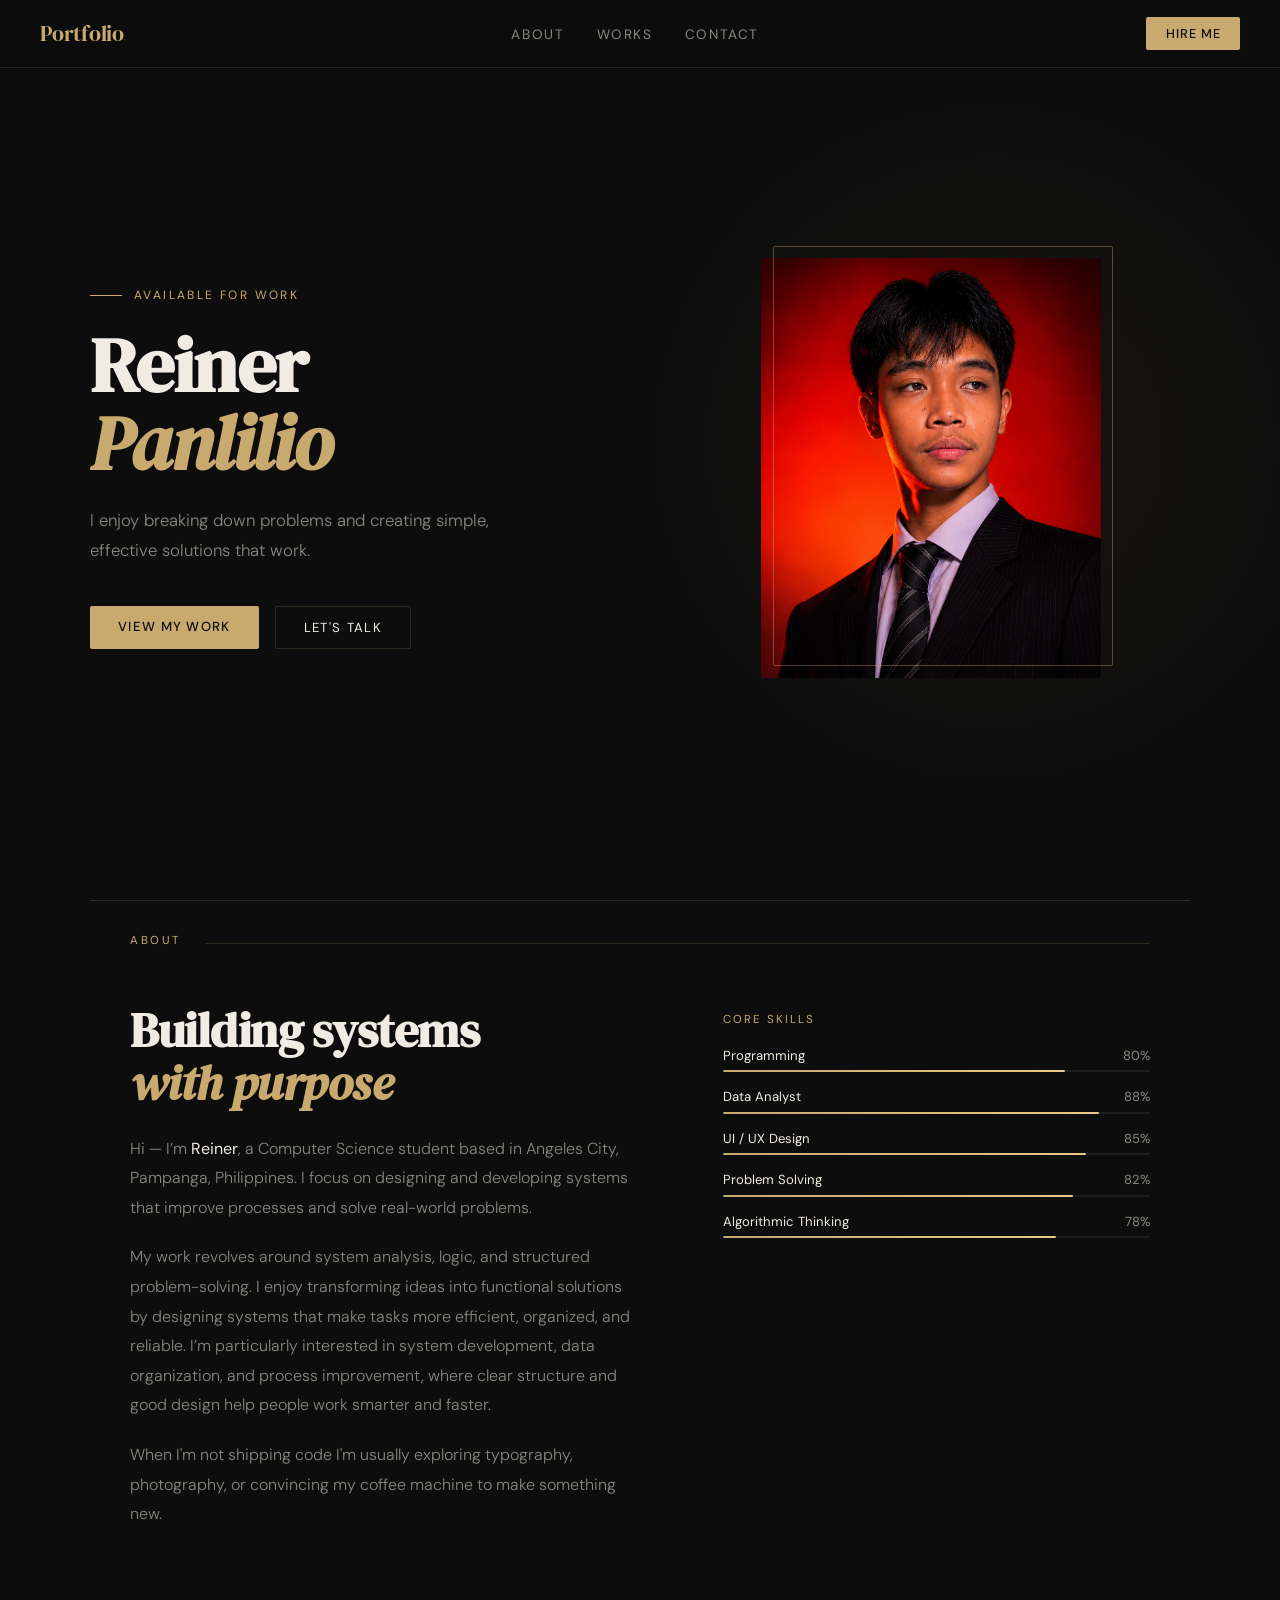
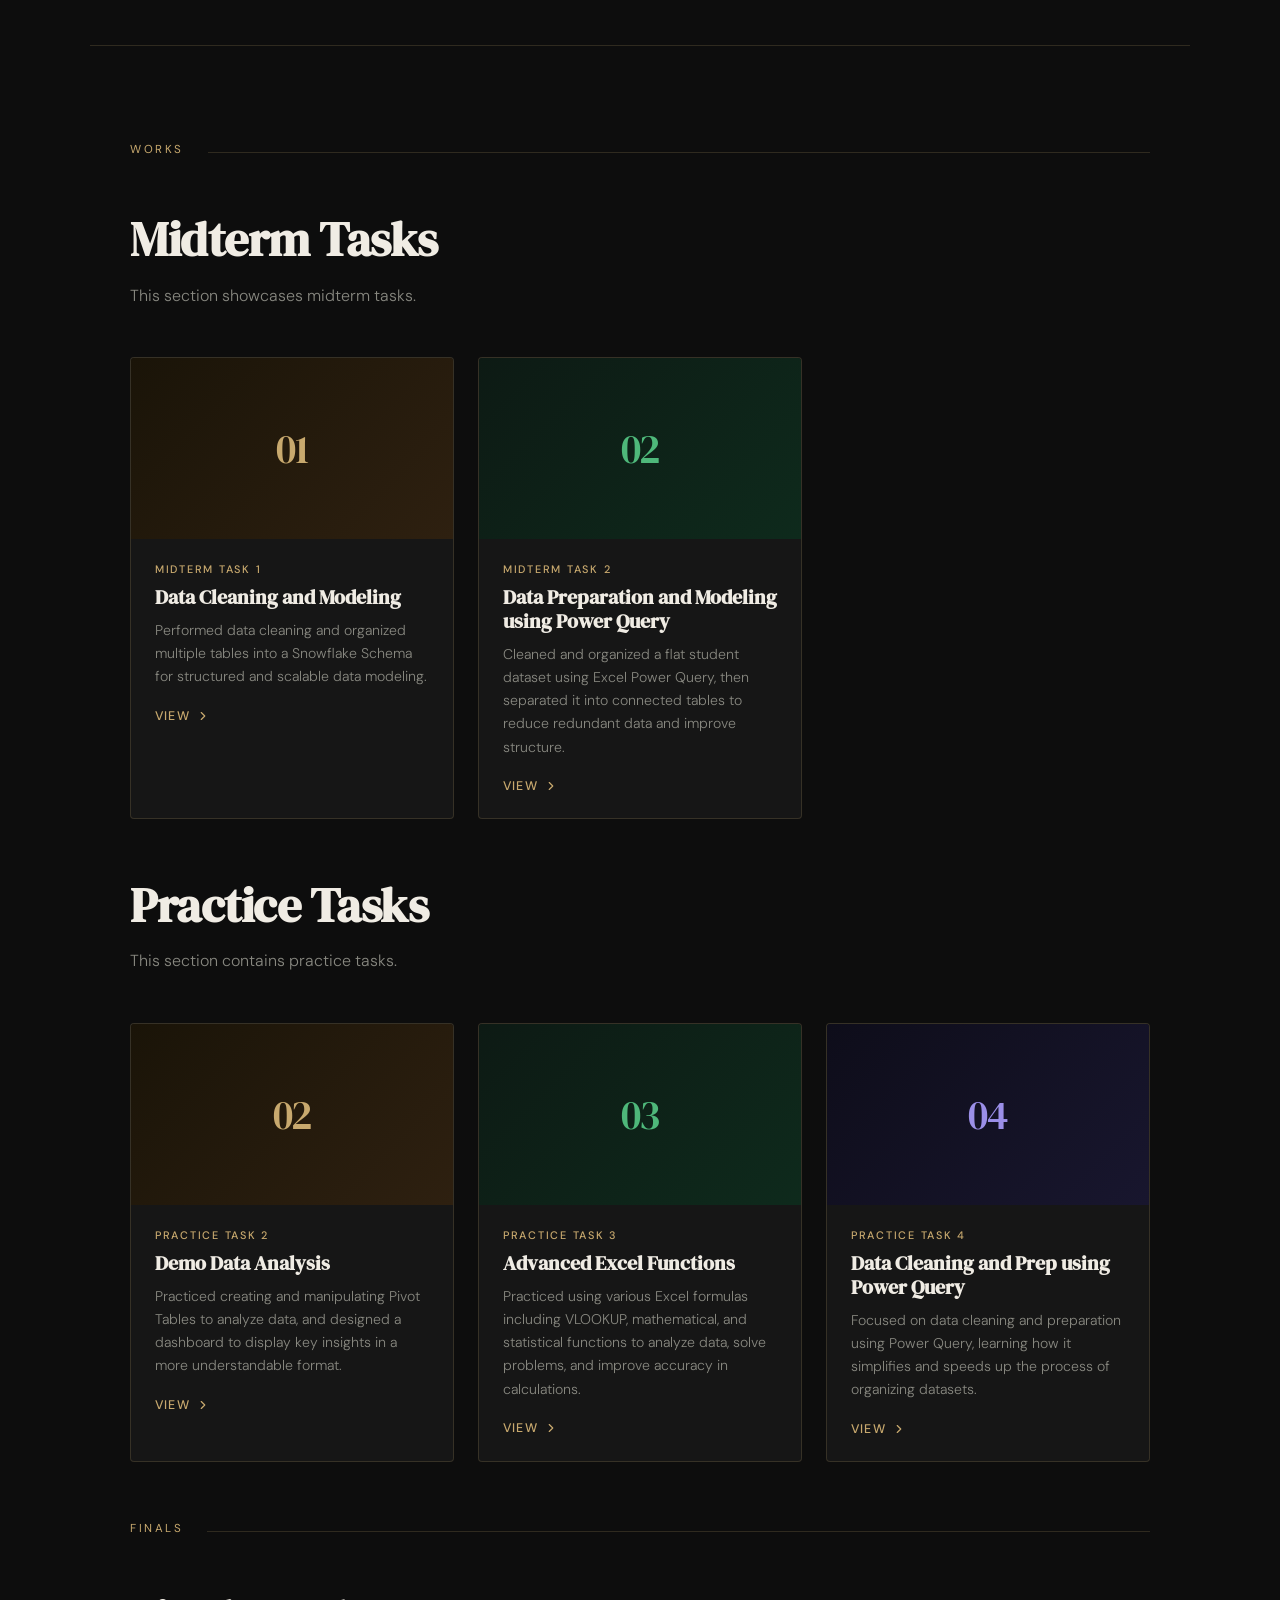
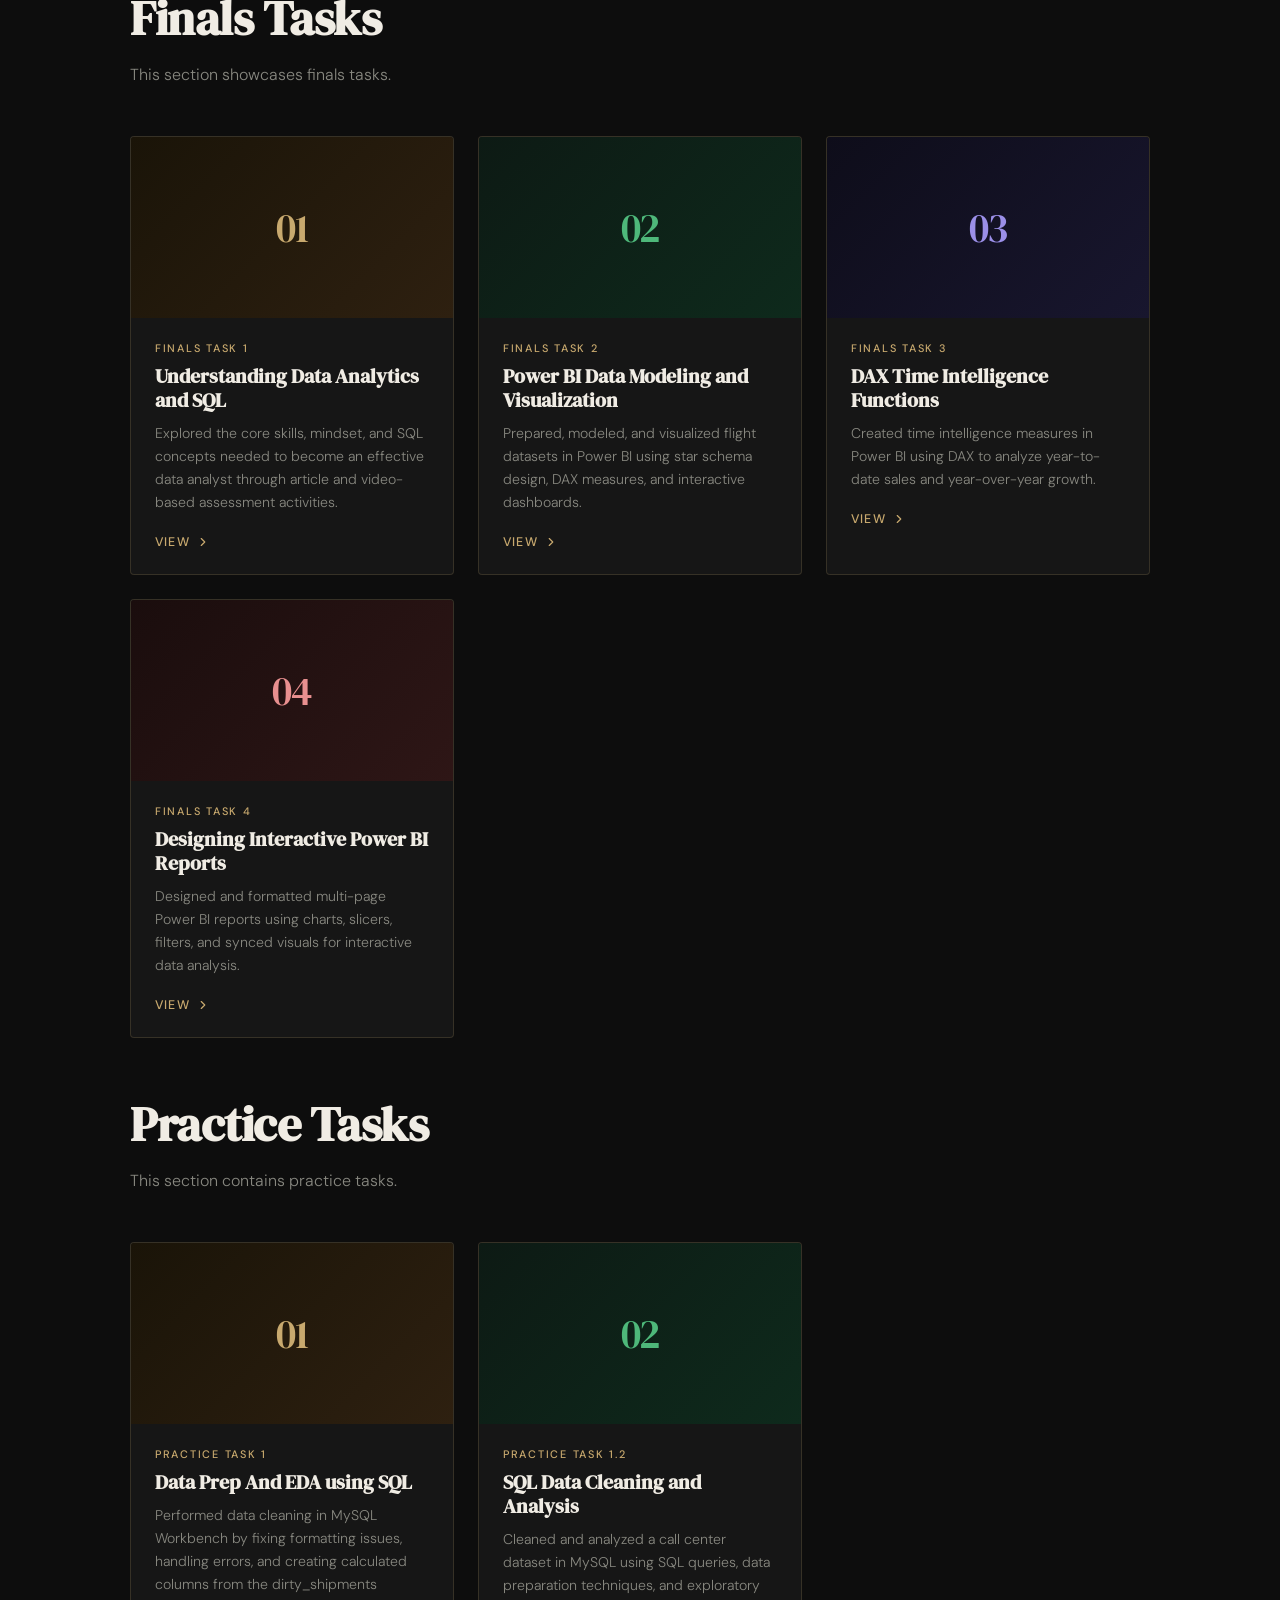
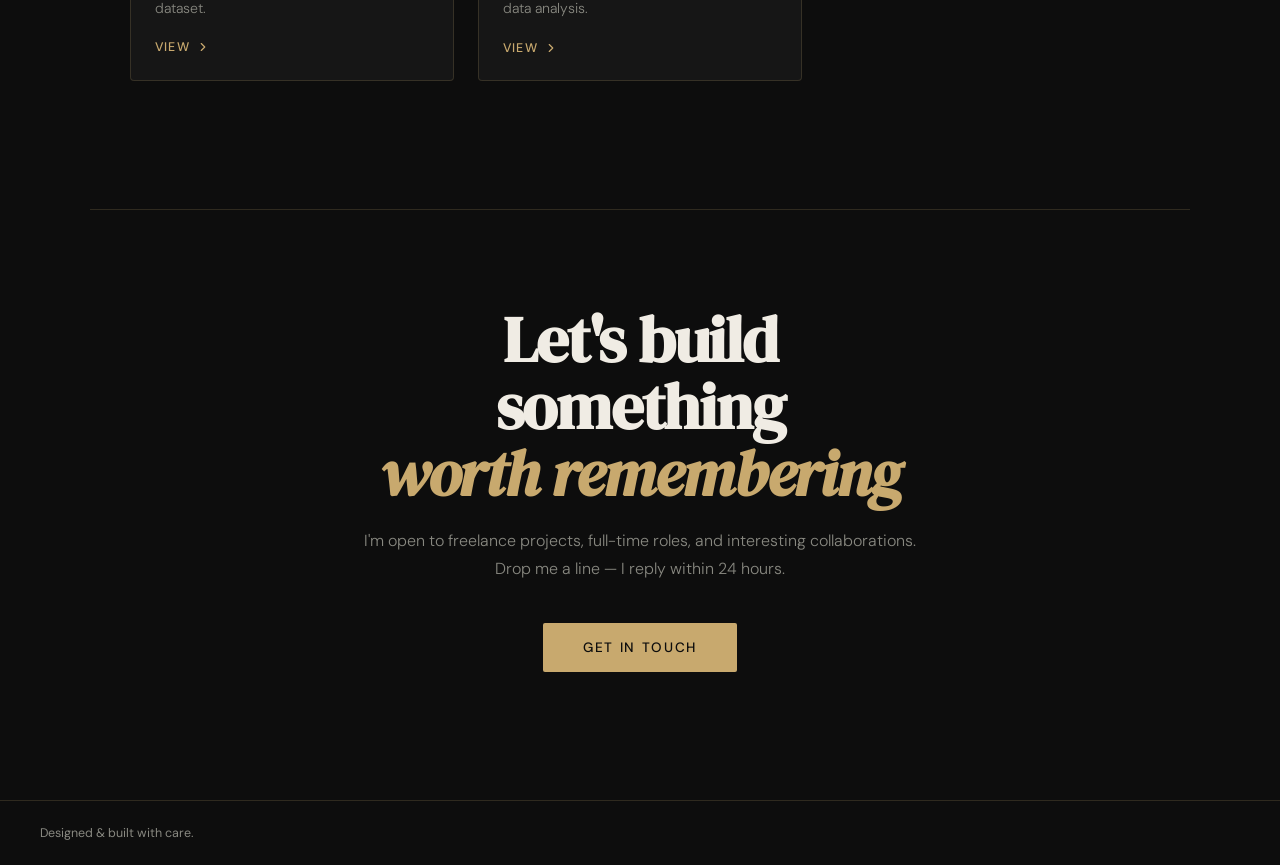
<file: index.html>
<!DOCTYPE html>
<html lang="en">
<head>
<meta charset="UTF-8" />
<meta name="viewport" content="width=device-width, initial-scale=1.0" />
<title>Portfolio — Reiner Panlilio</title>
<link rel="preconnect" href="https://fonts.googleapis.com" />
<link rel="preconnect" href="https://fonts.gstatic.com" crossorigin />
<link href="https://fonts.googleapis.com/css2?family=DM+Serif+Display:ital@0;1&family=DM+Sans:ital,opsz,wght@0,9..40,300;0,9..40,400;0,9..40,500;1,9..40,300&display=swap" rel="stylesheet" />
  <style>
    *, *::before, *::after { box-sizing: border-box; margin: 0; padding: 0; }

    :root {
      --bg: #0d0d0d;
      --bg2: #141414;
      --bg3: #1c1c1c;
      --text: #f0ece4;
      --muted: #888880;
      --accent: #c8a96e;
      --accent2: #e8c98a;
      --border: rgba(200,169,110,0.18);
      --card-bg: #161616;
      --nav-h: 68px;
    }

    html { scroll-behavior: smooth; }

    body {
      font-family: 'DM Sans', sans-serif;
      background: var(--bg);
      color: var(--text);
      min-height: 100vh;
      overflow-x: hidden;
    }

    /* ── NAV ── */
    nav {
      position: fixed;
      top: 0; left: 0; right: 0;
      z-index: 100;
      height: var(--nav-h);
      display: flex;
      align-items: center;
      justify-content: space-between;
      padding: 0 2.5rem;
      background: rgba(13,13,13,0.85);
      backdrop-filter: blur(14px);
      -webkit-backdrop-filter: blur(14px);
      border-bottom: 1px solid var(--border);
    }

    .nav-logo {
      font-family: 'DM Serif Display', serif;
      font-size: 1.35rem;
      color: var(--accent);
      letter-spacing: -0.01em;
      text-decoration: none;
    }

    .nav-links {
      display: flex;
      gap: 2rem;
      list-style: none;
    }

    .nav-links a {
      font-size: 0.85rem;
      font-weight: 400;
      letter-spacing: 0.12em;
      text-transform: uppercase;
      color: var(--muted);
      text-decoration: none;
      transition: color 0.25s;
    }

    .nav-links a:hover { color: var(--text); }

    .nav-cta {
      font-size: 0.8rem;
      font-weight: 500;
      letter-spacing: 0.08em;
      text-transform: uppercase;
      color: var(--bg);
      background: var(--accent);
      border: none;
      padding: 0.5rem 1.2rem;
      border-radius: 2px;
      cursor: pointer;
      text-decoration: none;
      transition: background 0.2s;
    }

    .nav-cta:hover { background: var(--accent2); }

    /* ── HERO ── */
    .hero {
      min-height: 100vh;
      display: flex;
      align-items: center;
      position: relative;
      padding: calc(var(--nav-h) + 4rem) 2.5rem 6rem;
      overflow: hidden;
    }

    .hero::before {
      content: '';
      position: absolute;
      top: 10%; right: -5%;
      width: 55vw; height: 55vw;
      max-width: 800px; max-height: 800px;
      background: radial-gradient(ellipse, rgba(200,169,110,0.06) 0%, transparent 70%);
      pointer-events: none;
    }

    .hero-grid {
      display: grid;
      grid-template-columns: 1fr 1fr;
      gap: 4rem;
      align-items: center;
      max-width: 1100px;
      margin: 0 auto;
      width: 100%;
    }

    .hero-eyebrow {
      font-size: 0.75rem;
      font-weight: 400;
      letter-spacing: 0.2em;
      text-transform: uppercase;
      color: var(--accent);
      margin-bottom: 1.5rem;
      display: flex;
      align-items: center;
      gap: 0.75rem;
    }

    .hero-eyebrow::before {
      content: '';
      display: block;
      width: 32px;
      height: 1px;
      background: var(--accent);
    }

    .hero-name {
      font-family: 'DM Serif Display', serif;
      font-size: clamp(3.5rem, 6vw, 5.5rem);
      line-height: 1.0;
      letter-spacing: -0.02em;
      margin-bottom: 1.5rem;
      color: var(--text);
    }

    .hero-name em {
      font-style: italic;
      color: var(--accent);
    }

    .hero-bio {
      font-size: 1.05rem;
      font-weight: 300;
      line-height: 1.8;
      color: var(--muted);
      max-width: 440px;
      margin-bottom: 2.5rem;
    }

    .hero-actions {
      display: flex;
      gap: 1rem;
      flex-wrap: wrap;
    }

    .btn-primary {
      background: var(--accent);
      color: var(--bg);
      font-size: 0.82rem;
      font-weight: 500;
      letter-spacing: 0.1em;
      text-transform: uppercase;
      padding: 0.75rem 1.75rem;
      border-radius: 2px;
      text-decoration: none;
      transition: background 0.2s, transform 0.15s;
    }

    .btn-primary:hover { background: var(--accent2); transform: translateY(-1px); }

    .btn-ghost {
      color: var(--text);
      font-size: 0.82rem;
      font-weight: 400;
      letter-spacing: 0.1em;
      text-transform: uppercase;
      padding: 0.75rem 1.75rem;
      border-radius: 2px;
      border: 1px solid var(--border);
      text-decoration: none;
      transition: border-color 0.2s, transform 0.15s;
    }

    .btn-ghost:hover { border-color: var(--accent); transform: translateY(-1px); }

    /* ── HERO IMAGE ── */
    .hero-image-wrap {
      position: relative;
      display: flex;
      justify-content: center;
      align-items: center;
    }

    .hero-image-frame {
      position: relative;
      width: 340px;
      height: 420px;
    }

    .hero-image-frame::before {
      content: '';
      position: absolute;
      top: -12px; right: -12px;
      width: 100%; height: 100%;
      border: 1px solid var(--accent);
      border-radius: 2px;
      opacity: 0.4;
      pointer-events: none;
    }

    .hero-img {
      width: 340px;
      height: 420px;
      object-fit: cover;
      border-radius: 2px;
      display: block;
      background: var(--bg3);
    }

    /* Placeholder avatar when no real image */
    .avatar-placeholder {
      width: 340px;
      height: 420px;
      background: var(--bg3);
      border-radius: 2px;
      display: flex;
      flex-direction: column;
      align-items: center;
      justify-content: center;
      gap: 1rem;
      border: 1px solid var(--border);
    }

    .avatar-initials {
      font-family: 'DM Serif Display', serif;
      font-size: 5rem;
      color: var(--accent);
      opacity: 0.6;
    }

    .avatar-label {
      font-size: 0.75rem;
      letter-spacing: 0.15em;
      text-transform: uppercase;
      color: var(--muted);
    }

    /* ── STATS BAR ── */
    .stats-bar {
      display: flex;
      gap: 2.5rem;
      margin-top: 1.5rem;
      padding-top: 1.5rem;
      border-top: 1px solid var(--border);
    }

    .stat-item { line-height: 1; }

    .stat-number {
      font-family: 'DM Serif Display', serif;
      font-size: 1.8rem;
      color: var(--accent);
    }

    .stat-label {
      font-size: 0.75rem;
      color: var(--muted);
      letter-spacing: 0.08em;
      margin-top: 4px;
    }

    /* ── SECTION COMMON ── */
    section {
      padding: 6rem 2.5rem;
      max-width: 1100px;
      margin: 0 auto;
    }

    .section-header {
      margin-bottom: 3.5rem;
      display: flex;
      align-items: baseline;
      gap: 1.5rem;
    }

    .section-label {
      font-size: 0.72rem;
      font-weight: 400;
      letter-spacing: 0.22em;
      text-transform: uppercase;
      color: var(--accent);
      white-space: nowrap;
    }

    .section-line {
      flex: 1;
      height: 1px;
      background: var(--border);
    }

    .section-title {
      font-family: 'DM Serif Display', serif;
      font-size: clamp(2rem, 4vw, 3rem);
      line-height: 1.1;
      letter-spacing: -0.01em;
      margin-bottom: 1rem;
    }

    .section-sub {
      font-size: 1rem;
      font-weight: 300;
      color: var(--muted);
      line-height: 1.7;
      max-width: 520px;
    }

    /* ── ABOUT ── */
    #about { padding-top: 2rem; }

    .about-grid {
      display: grid;
      grid-template-columns: 1.2fr 1fr;
      gap: 5rem;
      align-items: start;
    }

    .about-text p {
      font-size: 1rem;
      font-weight: 300;
      line-height: 1.85;
      color: var(--muted);
      margin-bottom: 1.25rem;
    }

    .about-text p strong {
      color: var(--text);
      font-weight: 400;
    }

    .skills-wrap { margin-top: 0.5rem; }

    .skills-title {
      font-size: 0.72rem;
      letter-spacing: 0.18em;
      text-transform: uppercase;
      color: var(--accent);
      margin-bottom: 1.25rem;
    }

    .skills-grid {
      display: flex;
      flex-direction: column;
      gap: 1rem;
    }

    .skill-row { display: flex; flex-direction: column; gap: 0.4rem; }

    .skill-info {
      display: flex;
      justify-content: space-between;
      font-size: 0.82rem;
    }

    .skill-name { color: var(--text); }
    .skill-pct { color: var(--muted); }

    .skill-bar-track {
      height: 2px;
      background: rgba(255,255,255,0.07);
      border-radius: 2px;
      overflow: hidden;
    }

    .skill-bar-fill {
      height: 100%;
      background: linear-gradient(90deg, var(--accent), var(--accent2));
      border-radius: 2px;
      transform-origin: left;
      animation: barIn 1s ease forwards;
      transform: scaleX(0);
    }

    @keyframes barIn { to { transform: scaleX(1); } }

    /* ── WORKS / CARDS ── */
    #works { padding-bottom: 8rem; }

    .works-intro { margin-bottom: 3rem; }

    .cards-grid {
      display: grid;
      grid-template-columns: repeat(auto-fill, minmax(300px, 1fr));
      gap: 1.5rem;
    }

    /* Interactive floating card */
    .work-card {
      background: var(--card-bg);
      border: 1px solid var(--border);
      border-radius: 4px;
      overflow: hidden;
      text-decoration: none;
      display: block;
      cursor: pointer;
      transition:
        transform 0.35s cubic-bezier(0.23, 1, 0.32, 1),
        box-shadow 0.35s cubic-bezier(0.23, 1, 0.32, 1),
        border-color 0.25s;
      will-change: transform;
      position: relative;
    }

    .work-card:hover {
      transform: translateY(-10px) scale(1.015);
      box-shadow:
        0 20px 60px rgba(0,0,0,0.55),
        0 0 0 1px rgba(200,169,110,0.35),
        0 8px 24px rgba(200,169,110,0.08);
      border-color: rgba(200,169,110,0.45);
    }

    .work-card::after {
      content: '';
      position: absolute;
      inset: 0;
      background: linear-gradient(135deg, rgba(200,169,110,0.05) 0%, transparent 60%);
      opacity: 0;
      transition: opacity 0.35s;
      pointer-events: none;
    }

    .work-card:hover::after { opacity: 1; }

    .card-thumb {
      width: 100%;
      aspect-ratio: 16 / 9;
      object-fit: cover;
      display: block;
      background: var(--bg3);
    }

    /* Color-coded thumb fallback */
    .card-thumb-placeholder {
      width: 100%;
      aspect-ratio: 16 / 9;
      display: flex;
      align-items: center;
      justify-content: center;
      font-family: 'DM Serif Display', serif;
      font-size: 2.5rem;
      letter-spacing: -0.03em;
    }

    .card-body { padding: 1.4rem 1.5rem 1.5rem; }

    .card-tag {
      font-size: 0.68rem;
      font-weight: 500;
      letter-spacing: 0.16em;
      text-transform: uppercase;
      color: var(--accent);
      margin-bottom: 0.6rem;
      display: block;
    }

    .card-title {
      font-family: 'DM Serif Display', serif;
      font-size: 1.25rem;
      color: var(--text);
      margin-bottom: 0.6rem;
      line-height: 1.2;
    }

    .card-desc {
      font-size: 0.88rem;
      font-weight: 300;
      line-height: 1.65;
      color: var(--muted);
      margin-bottom: 1.2rem;
    }

    .card-link {
      font-size: 0.78rem;
      font-weight: 500;
      letter-spacing: 0.1em;
      text-transform: uppercase;
      color: var(--accent);
      display: flex;
      align-items: center;
      gap: 0.4rem;
      transition: gap 0.2s;
    }

    .work-card:hover .card-link { gap: 0.75rem; }

    .card-link-arrow {
      width: 14px;
      height: 14px;
      stroke: currentColor;
      fill: none;
      stroke-width: 2;
      stroke-linecap: round;
      stroke-linejoin: round;
      transition: transform 0.2s;
    }

    .work-card:hover .card-link-arrow { transform: translateX(3px); }

    /* ── CONTACT ── */
    #contact {
      padding: 6rem 2.5rem 8rem;
      max-width: 1100px;
      margin: 0 auto;
      text-align: center;
    }

    .contact-inner {
      max-width: 560px;
      margin: 0 auto;
    }

    .contact-title {
      font-family: 'DM Serif Display', serif;
      font-size: clamp(2.2rem, 5vw, 4rem);
      line-height: 1.05;
      letter-spacing: -0.02em;
      margin-bottom: 1.25rem;
    }

    .contact-title em {
      font-style: italic;
      color: var(--accent);
    }

    .contact-text {
      font-size: 1rem;
      font-weight: 300;
      line-height: 1.75;
      color: var(--muted);
      margin-bottom: 2.5rem;
    }

    .contact-btn {
      display: inline-block;
      background: var(--accent);
      color: var(--bg);
      font-size: 0.85rem;
      font-weight: 500;
      letter-spacing: 0.12em;
      text-transform: uppercase;
      padding: 1rem 2.5rem;
      border-radius: 2px;
      text-decoration: none;
      transition: background 0.2s, transform 0.15s;
    }

    .contact-btn:hover { background: var(--accent2); transform: translateY(-2px); }

    .social-row {
      display: flex;
      justify-content: center;
      gap: 1.5rem;
      margin-top: 2.5rem;
    }

    .social-link {
      font-size: 0.75rem;
      font-weight: 400;
      letter-spacing: 0.15em;
      text-transform: uppercase;
      color: var(--muted);
      text-decoration: none;
      padding-bottom: 2px;
      border-bottom: 1px solid transparent;
      transition: color 0.2s, border-color 0.2s;
    }

    .social-link:hover { color: var(--accent); border-color: var(--accent); }

    /* ── FOOTER ── */
    footer {
      border-top: 1px solid var(--border);
      padding: 1.5rem 2.5rem;
      display: flex;
      justify-content: space-between;
      align-items: center;
      color: var(--muted);
      font-size: 0.78rem;
    }

    /* ── DECORATIVE ── */
    .divider {
      width: 100%;
      max-width: 1100px;
      margin: 0 auto;
      height: 1px;
      background: var(--border);
    }

    /* ── ANIMATIONS ── */
    .fade-up {
      opacity: 0;
      transform: translateY(28px);
      transition: opacity 0.7s ease, transform 0.7s ease;
    }

    .fade-up.visible {
      opacity: 1;
      transform: translateY(0);
    }

    /* Stagger delays */
    .delay-1 { transition-delay: 0.1s; }
    .delay-2 { transition-delay: 0.2s; }
    .delay-3 { transition-delay: 0.3s; }
    .delay-4 { transition-delay: 0.4s; }

    /* ── RESPONSIVE ── */
    @media (max-width: 820px) {
      .hero-grid { grid-template-columns: 1fr; }
      .hero-image-wrap { display: none; }
      .about-grid { grid-template-columns: 1fr; gap: 2.5rem; }
      .nav-links { display: none; }
    }

    @media (max-width: 540px) {
      nav { padding: 0 1.25rem; }
      .hero, section, #contact { padding-left: 1.25rem; padding-right: 1.25rem; }
      footer { flex-direction: column; gap: 0.5rem; text-align: center; }
    }
  </style>
</head>
<body>

<!-- ── NAV ── -->
<nav>
  <a href="#hero" class="nav-logo">Portfolio</a>
  <ul class="nav-links">
    <li><a href="#about">About</a></li>
    <li><a href="#works">Works</a></li>
    <li><a href="#contact">Contact</a></li>
  </ul>
  <a href="https://mail.google.com/mail/?view=cm&fs=1&to=markreinerpanlilio@gmail.com&su=Job%20Oppurtunity&body=Hi,%20I%20want%20to%20work%20with%20you!" class="nav-cta">Hire Me</a>
</nav>

<!-- ── HERO ── -->
<div id="hero" class="hero">
  <div class="hero-grid">
    <div class="hero-left">
      <p class="hero-eyebrow fade-up visible">Available for work</p>
      <h1 class="hero-name fade-up visible delay-1">Reiner<br /><em>Panlilio</em></h1>
      <p class="hero-bio fade-up visible delay-2">
        I enjoy breaking down problems and creating simple, effective solutions that work.
      </p>
      <div class="hero-actions fade-up visible delay-3">
        <a href="#works" class="btn-primary">View My Work</a>
        <a href="#contact" class="btn-ghost">Let's Talk</a>
      </div>
    </div>

    <div class="hero-image-wrap fade-up visible delay-2">
      <div class="hero-image-frame">
        <img src="images/portrait-of-me.png" alt="?" class="hero-img">
      </div>
    </div>
  </div>
</div>

<div class="divider"></div>

<!-- ── ABOUT ── -->
<section id="about">
  <div class="section-header">
    <span class="section-label">About</span>
    <span class="section-line"></span>
  </div>

  <div class="about-grid">
    <div class="about-text fade-up">
      <h2 class="section-title" style="margin-bottom: 1.5rem;">Building systems<br /><em style="font-family:'DM Serif Display',serif; font-style:italic; color:var(--accent);">with purpose</em></h2>
      <p>
        Hi — I’m <strong>Reiner</strong>, a Computer Science student based in Angeles City, Pampanga, Philippines. I focus on designing and developing systems that improve processes and solve real-world problems.
      </p>
      <p>
        My work revolves around system analysis, logic, and structured problem-solving. I enjoy transforming ideas into functional solutions by designing systems that make tasks more efficient, organized, and reliable.
        I’m particularly interested in system development, data organization, and process improvement, where clear structure and good design help people work smarter and faster.
      </p>
      <p>
        When I'm not shipping code I'm usually exploring typography, photography, or convincing
        my coffee machine to make something new.
      </p>
    </div>

    <div class="skills-wrap fade-up delay-2">
      <p class="skills-title">Core Skills</p>
      <div class="skills-grid">
        <div class="skill-row">
          <div class="skill-info">
            <span class="skill-name">Programming</span>
            <span class="skill-pct">80%</span>
          </div>
          <div class="skill-bar-track"><div class="skill-bar-fill" style="animation-delay:0.2s; width:80%;"></div></div>
        </div>
        <div class="skill-row">
          <div class="skill-info">
            <span class="skill-name">Data Analyst</span>
            <span class="skill-pct">88%</span>
          </div>
          <div class="skill-bar-track"><div class="skill-bar-fill" style="animation-delay:0.35s; width:88%;"></div></div>
        </div>
        <div class="skill-row">
          <div class="skill-info">
            <span class="skill-name">UI / UX Design</span>
            <span class="skill-pct">85%</span>
          </div>
          <div class="skill-bar-track"><div class="skill-bar-fill" style="animation-delay:0.5s; width:85%;"></div></div>
        </div>
        <div class="skill-row">
          <div class="skill-info">
            <span class="skill-name">Problem Solving</span>
            <span class="skill-pct">82%</span>
          </div>
          <div class="skill-bar-track"><div class="skill-bar-fill" style="animation-delay:0.65s; width:82%;"></div></div>
        </div>
        <div class="skill-row">
          <div class="skill-info">
            <span class="skill-name">Algorithmic Thinking</span>
            <span class="skill-pct">78%</span>
          </div>
          <div class="skill-bar-track"><div class="skill-bar-fill" style="animation-delay:0.8s; width:78%;"></div></div>
        </div>
      </div>
    </div>
  </div>
</section>

<div class="divider"></div>

<!-- ── WORKS ── -->
<section id="works">
  <div class="section-header">
    <span class="section-label">Works</span>
    <span class="section-line"></span>
  </div>

  <div class="works-intro fade-up">
    <h2 class="section-title">Midterm Tasks</h2>
    <p class="section-sub">This section showcases midterm tasks.</p>
  </div>

  <div class="cards-grid">

    <!-- Card 1 -->
    <a href="Task/midterm-task-1.pdf" target="_blank" rel="noopener noreferrer" class="work-card fade-up delay-1">
      <div class="card-thumb-placeholder" style="background: linear-gradient(135deg, #1a1408 0%, #2e2010 100%); color: var(--accent);">01</div>
      <div class="card-body">
        <span class="card-tag">Midterm Task 1</span>
        <h3 class="card-title">Data Cleaning and Modeling</h3>
        <p class="card-desc">Performed data cleaning and organized multiple tables into a Snowflake Schema for structured and scalable data modeling.</p>
        <span class="card-link">
          View
          <svg class="card-link-arrow" viewBox="0 0 24 24"><polyline points="9 18 15 12 9 6"/></svg>
        </span>
      </div>
    </a>

    <!-- Card 2 -->
    <a href="Task/midterm-task-2.pdf" target="_blank" rel="noopener noreferrer" class="work-card fade-up delay-2">
      <div class="card-thumb-placeholder" style="background: linear-gradient(135deg, #0d1a14 0%, #0e2a1c 100%); color: #4eb87a;">02</div>
      <div class="card-body">
        <span class="card-tag">Midterm Task 2</span>
        <h3 class="card-title">Data Preparation and Modeling using Power Query</h3>
        <p class="card-desc">Cleaned and organized a flat student dataset using Excel Power Query, then separated it into connected tables to reduce redundant data and improve structure.</p>
        <span class="card-link">
          View
          <svg class="card-link-arrow" viewBox="0 0 24 24"><polyline points="9 18 15 12 9 6"/></svg>
        </span>
      </div>
    </a>

  </div>

  <div class="works-intro fade-up" style="margin-top: 60px;">
    <h2 class="section-title">Practice Tasks</h2>
    <p class="section-sub">This section contains practice tasks.</p>
  </div>

  <!--Practice Task-->
  <div class="cards-grid" style="margin-bottom: 60px;">

    <!-- Card 1 -->
    <a href="Task/practice-task-2.pdf" target="_blank" rel="noopener noreferrer" class="work-card fade-up delay-1">
      <div class="card-thumb-placeholder" style="background: linear-gradient(135deg, #1a1408 0%, #2e2010 100%); color: var(--accent);">02</div>
      <div class="card-body">
        <span class="card-tag">Practice Task 2</span>
        <h3 class="card-title">Demo Data Analysis</h3>
        <p class="card-desc">Practiced creating and manipulating Pivot Tables to analyze data, and designed a dashboard to display key insights in a more understandable format.</p>
        <span class="card-link">
          View
          <svg class="card-link-arrow" viewBox="0 0 24 24"><polyline points="9 18 15 12 9 6"/></svg>
        </span>
      </div>
    </a>

    <!-- Card 2 -->
    <a href="Task/practice-task-3.pdf" target="_blank" rel="noopener noreferrer" class="work-card fade-up delay-2">
      <div class="card-thumb-placeholder" style="background: linear-gradient(135deg, #0d1a14 0%, #0e2a1c 100%); color: #4eb87a;">03</div>
      <div class="card-body">
        <span class="card-tag">Practice Task 3</span>
        <h3 class="card-title">Advanced Excel Functions</h3>
        <p class="card-desc">Practiced using various Excel formulas including VLOOKUP, mathematical, and statistical functions to analyze data, solve problems, and improve accuracy in calculations.</p>
        <span class="card-link">
          View
          <svg class="card-link-arrow" viewBox="0 0 24 24"><polyline points="9 18 15 12 9 6"/></svg>
        </span>
      </div>
    </a>

    <!-- Card 3 -->
    <a href="Task/practice-task-4.pdf" target="_blank" rel="noopener noreferrer" class="work-card fade-up delay-3">
      <div class="card-thumb-placeholder" style="background: linear-gradient(135deg, #0e0d1a 0%, #18162e 100%); color: #9b8fe8;">04</div>
      <div class="card-body">
        <span class="card-tag">Practice Task 4</span>
        <h3 class="card-title">Data Cleaning and Prep using Power Query</h3>
        <p class="card-desc">Focused on data cleaning and preparation using Power Query, learning how it simplifies and speeds up the process of organizing datasets.</p>
        <span class="card-link">
          View
          <svg class="card-link-arrow" viewBox="0 0 24 24"><polyline points="9 18 15 12 9 6"/></svg>
        </span>
      </div>
    </a>

  </div>

  <div class="section-header">
    <span class="section-label">FINALS</span>
    <span class="section-line"></span>
  </div>

    <!-- FINALS-->
  <div class="works-intro fade-up">
    <h2 class="section-title">Finals Tasks</h2>
    <p class="section-sub">This section showcases finals tasks.</p>
  </div>

  <div class="cards-grid">

    <!-- Card 1 -->
    <a href="Task/finals-task-1.docx" target="_blank" rel="noopener noreferrer" class="work-card fade-up delay-1">
      <div class="card-thumb-placeholder" style="background: linear-gradient(135deg, #1a1408 0%, #2e2010 100%); color: var(--accent);">01</div>
      <div class="card-body">
        <span class="card-tag">Finals Task 1</span>
        <h3 class="card-title">Understanding Data Analytics and SQL</h3>
        <p class="card-desc">Explored the core skills, mindset, and SQL concepts needed to become an effective data analyst through article and video-based assessment activities.</p>
        <span class="card-link">
          View
          <svg class="card-link-arrow" viewBox="0 0 24 24"><polyline points="9 18 15 12 9 6"/></svg>
        </span>
      </div>
    </a>

    <!-- Card 2 -->
    <a href="Task/finals-task-2.pdf" target="_blank" rel="noopener noreferrer" class="work-card fade-up delay-2">
      <div class="card-thumb-placeholder" style="background: linear-gradient(135deg, #0d1a14 0%, #0e2a1c 100%); color: #4eb87a;">02</div>
      <div class="card-body">
        <span class="card-tag">Finals Task 2</span>
        <h3 class="card-title">Power BI Data Modeling and Visualization</h3>
        <p class="card-desc">Prepared, modeled, and visualized flight datasets in Power BI using star schema design, DAX measures, and interactive dashboards.</p>
        <span class="card-link">
          View
          <svg class="card-link-arrow" viewBox="0 0 24 24"><polyline points="9 18 15 12 9 6"/></svg>
        </span>
      </div>
    </a>

    <!-- Card 3 -->
    <a href="Task/finals-task-3.pdf" target="_blank" rel="noopener noreferrer" class="work-card fade-up delay-2">
      <div class="card-thumb-placeholder" style="background: linear-gradient(135deg, #0e0d1a 0%, #18162e 100%); color: #9b8fe8;">03</div>
      <div class="card-body">
        <span class="card-tag">Finals Task 3</span>
        <h3 class="card-title">DAX Time Intelligence Functions</h3>
        <p class="card-desc">Created time intelligence measures in Power BI using DAX to analyze year-to-date sales and year-over-year growth.</p>
        <span class="card-link">
          View
          <svg class="card-link-arrow" viewBox="0 0 24 24"><polyline points="9 18 15 12 9 6"/></svg>
        </span>
      </div>
    </a>


    <!-- Card 4 -->
    <a href="Task/finals-task-4.pdf" target="_blank" rel="noopener noreferrer" class="work-card fade-up delay-2">
      <div class="card-thumb-placeholder" style="background: linear-gradient(135deg, #1a0d0d 0%, #2e1616 100%); color: #e88f8f;">04</div>
      <div class="card-body">
        <span class="card-tag">Finals Task 4</span>
        <h3 class="card-title">Designing Interactive Power BI Reports</h3>
        <p class="card-desc">Designed and formatted multi-page Power BI reports using charts, slicers, filters, and synced visuals for interactive data analysis.</p>
        <span class="card-link">
          View
          <svg class="card-link-arrow" viewBox="0 0 24 24"><polyline points="9 18 15 12 9 6"/></svg>
        </span>
      </div>
    </a>

  </div>

  <div class="works-intro fade-up" style="margin-top: 60px;">
    <h2 class="section-title">Practice Tasks</h2>
    <p class="section-sub">This section contains practice tasks.</p>
  </div>

  <!--Practice Task-->
  <div class="cards-grid">

    <!-- Card 1 -->
    <a href="Task/fpractice-task-1.pdf" target="_blank" rel="noopener noreferrer" class="work-card fade-up delay-1">
      <div class="card-thumb-placeholder" style="background: linear-gradient(135deg, #1a1408 0%, #2e2010 100%); color: var(--accent);">01</div>
      <div class="card-body">
        <span class="card-tag">Practice Task 1</span>
        <h3 class="card-title">Data Prep And EDA using SQL</h3>
        <p class="card-desc">Performed data cleaning in MySQL Workbench by fixing formatting issues, handling errors, and creating calculated columns from the dirty_shipments dataset.</p>
        <span class="card-link">
          View
          <svg class="card-link-arrow" viewBox="0 0 24 24"><polyline points="9 18 15 12 9 6"/></svg>
        </span>
      </div>
    </a>

    <!-- Card 2 -->
    <a href="Task/fpractice-task-1.2.pdf" target="_blank" rel="noopener noreferrer" class="work-card fade-up delay-2">
      <div class="card-thumb-placeholder" style="background: linear-gradient(135deg, #0d1a14 0%, #0e2a1c 100%); color: #4eb87a;">02</div>
      <div class="card-body">
        <span class="card-tag">Practice Task 1.2</span>
        <h3 class="card-title">SQL Data Cleaning and Analysis</h3>
        <p class="card-desc">Cleaned and analyzed a call center dataset in MySQL using SQL queries, data preparation techniques, and exploratory data analysis.</p>
        <span class="card-link">
          View
          <svg class="card-link-arrow" viewBox="0 0 24 24"><polyline points="9 18 15 12 9 6"/></svg>
        </span>
      </div>
    </a>

  </div>
</section>

<div class="divider"></div>

<!-- ── CONTACT ── -->
<section id="contact">
  <div class="contact-inner fade-up">
    <h2 class="contact-title">Let's build something<br /><em>worth remembering</em></h2>
    <p class="contact-text">
      I'm open to freelance projects, full-time roles, and interesting collaborations.
      Drop me a line — I reply within 24 hours.
    </p>
    <a href="https://mail.google.com/mail/?view=cm&fs=1&to=markreinerpanlilio@gmail.com&su=Job%20Oppurtunity&body=Hi,%20I%20want%20to%20work%20with%20you!" class="contact-btn">Get In Touch</a>
  </div>
</section>

<!-- ── FOOTER ── -->
<footer>
  <span style="color: var(--muted);">Designed &amp; built with care.</span>
</footer>

<script>
  // Scroll-triggered fade-up
  const observer = new IntersectionObserver(
    entries => entries.forEach(e => {
      if (e.isIntersecting) {
        e.target.classList.add('visible');
        observer.unobserve(e.target);
      }
    }),
    { threshold: 0.12 }
  );

  document.querySelectorAll('.fade-up:not(.visible)').forEach(el => observer.observe(el));

  // Subtle tilt effect on cards
  document.querySelectorAll('.work-card').forEach(card => {
    card.addEventListener('mousemove', e => {
      const r = card.getBoundingClientRect();
      const x = (e.clientX - r.left) / r.width - 0.5;
      const y = (e.clientY - r.top) / r.height - 0.5;
      card.style.transform = `translateY(-10px) scale(1.015) rotateX(${-y * 5}deg) rotateY(${x * 7}deg)`;
    });
    card.addEventListener('mouseleave', () => {
      card.style.transform = '';
    });
  });
</script>

</body>
</html>
</file>
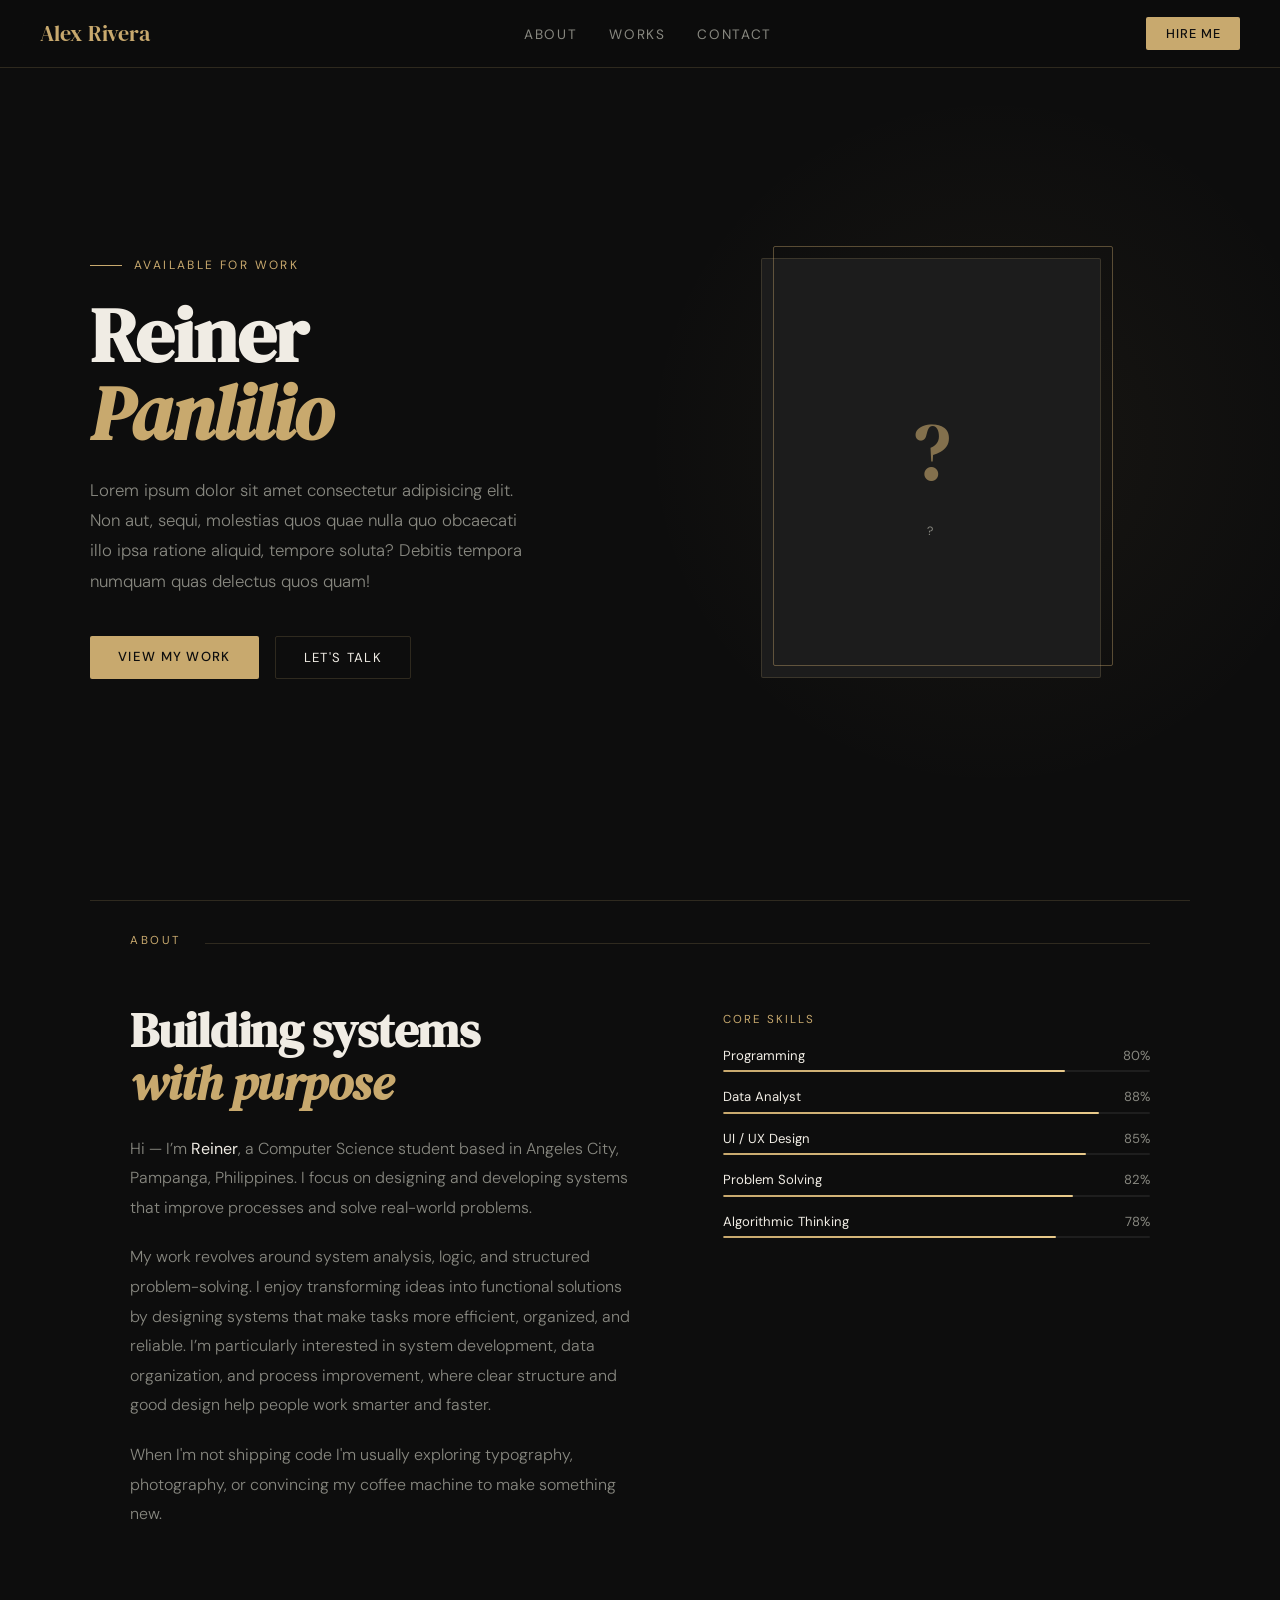
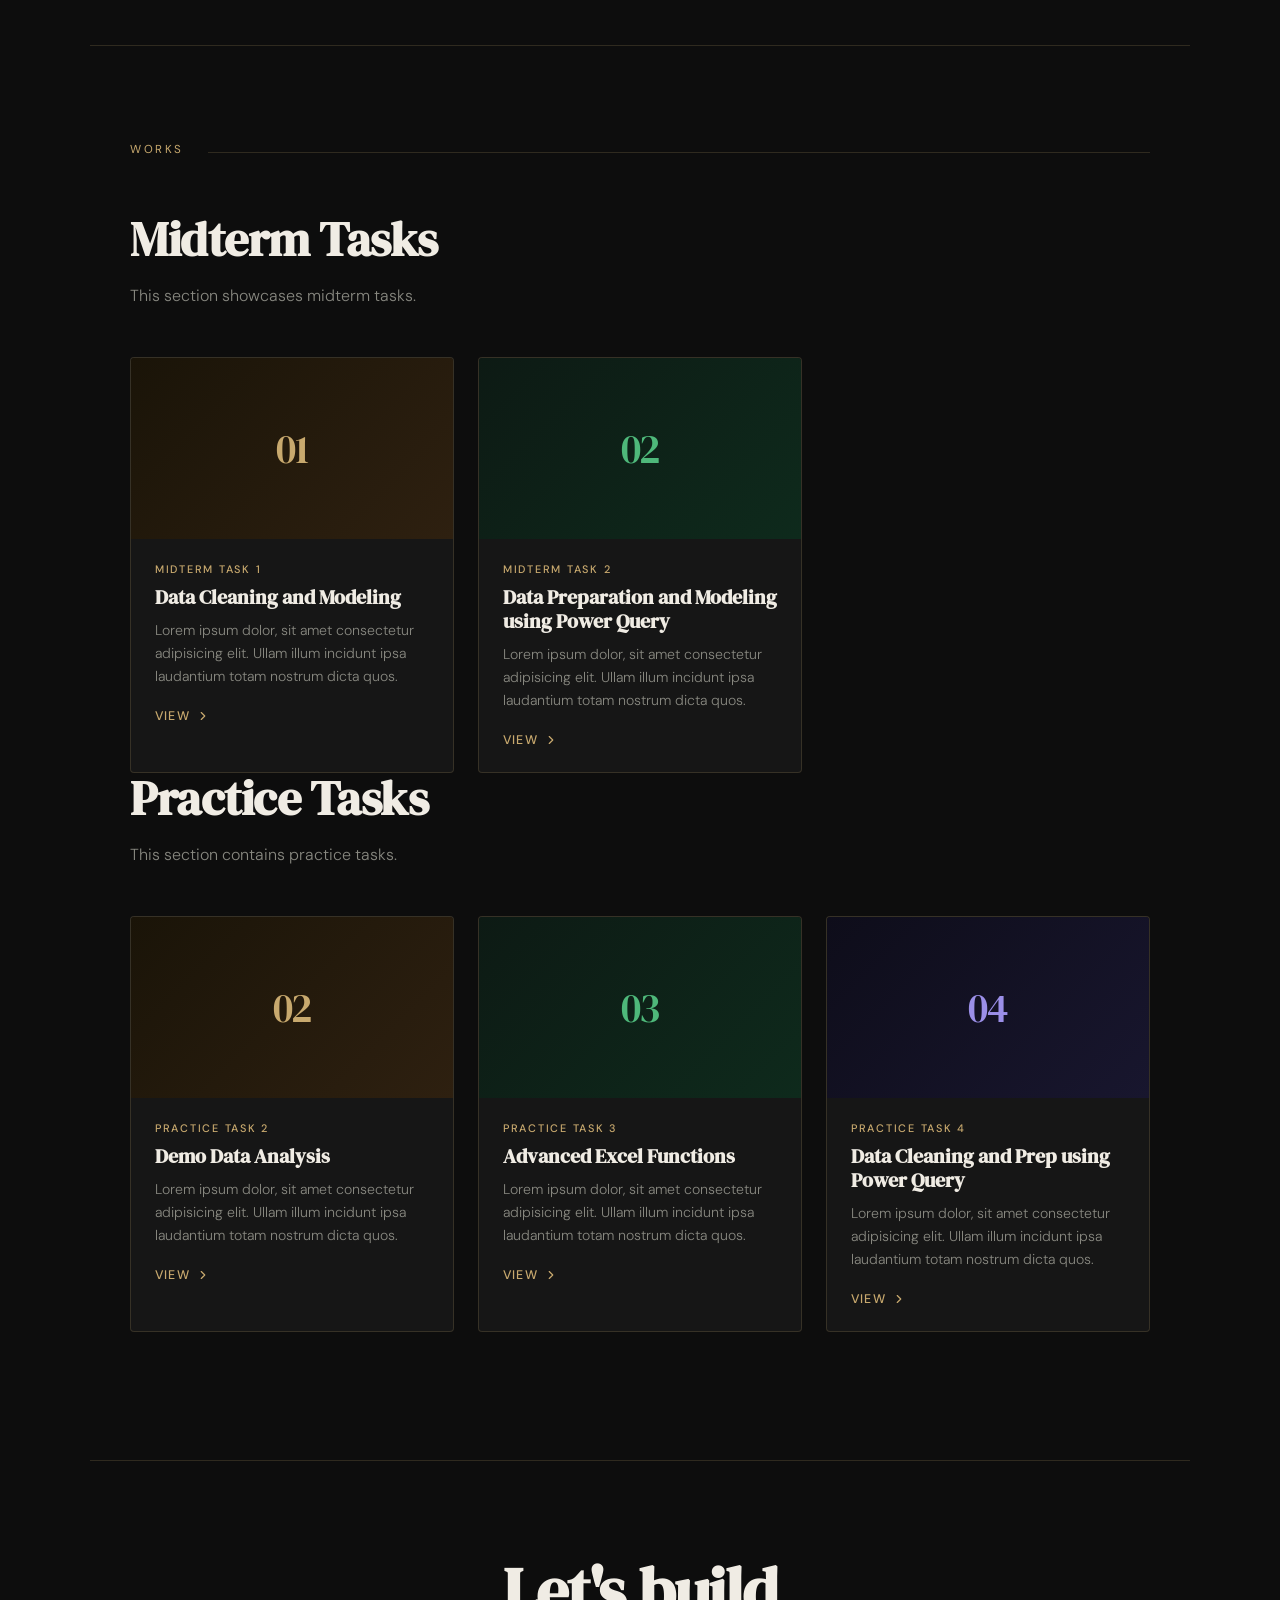
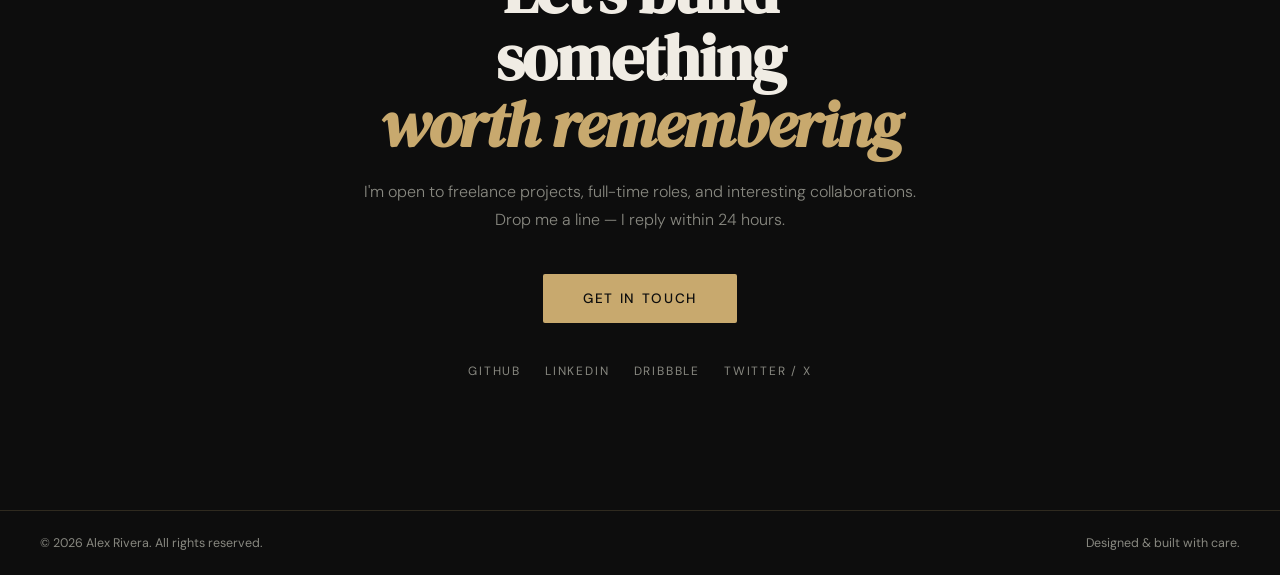
<file: Sample Portfolio.html>
<!DOCTYPE html>
<html lang="en">
<head>
<meta charset="UTF-8" />
<meta name="viewport" content="width=device-width, initial-scale=1.0" />
<title>Portfolio — Alex Rivera</title>
<link rel="preconnect" href="https://fonts.googleapis.com" />
<link rel="preconnect" href="https://fonts.gstatic.com" crossorigin />
<link href="https://fonts.googleapis.com/css2?family=DM+Serif+Display:ital@0;1&family=DM+Sans:ital,opsz,wght@0,9..40,300;0,9..40,400;0,9..40,500;1,9..40,300&display=swap" rel="stylesheet" />
  <style>
    *, *::before, *::after { box-sizing: border-box; margin: 0; padding: 0; }

    :root {
      --bg: #0d0d0d;
      --bg2: #141414;
      --bg3: #1c1c1c;
      --text: #f0ece4;
      --muted: #888880;
      --accent: #c8a96e;
      --accent2: #e8c98a;
      --border: rgba(200,169,110,0.18);
      --card-bg: #161616;
      --nav-h: 68px;
    }

    html { scroll-behavior: smooth; }

    body {
      font-family: 'DM Sans', sans-serif;
      background: var(--bg);
      color: var(--text);
      min-height: 100vh;
      overflow-x: hidden;
    }

    /* ── NAV ── */
    nav {
      position: fixed;
      top: 0; left: 0; right: 0;
      z-index: 100;
      height: var(--nav-h);
      display: flex;
      align-items: center;
      justify-content: space-between;
      padding: 0 2.5rem;
      background: rgba(13,13,13,0.85);
      backdrop-filter: blur(14px);
      -webkit-backdrop-filter: blur(14px);
      border-bottom: 1px solid var(--border);
    }

    .nav-logo {
      font-family: 'DM Serif Display', serif;
      font-size: 1.35rem;
      color: var(--accent);
      letter-spacing: -0.01em;
      text-decoration: none;
    }

    .nav-links {
      display: flex;
      gap: 2rem;
      list-style: none;
    }

    .nav-links a {
      font-size: 0.85rem;
      font-weight: 400;
      letter-spacing: 0.12em;
      text-transform: uppercase;
      color: var(--muted);
      text-decoration: none;
      transition: color 0.25s;
    }

    .nav-links a:hover { color: var(--text); }

    .nav-cta {
      font-size: 0.8rem;
      font-weight: 500;
      letter-spacing: 0.08em;
      text-transform: uppercase;
      color: var(--bg);
      background: var(--accent);
      border: none;
      padding: 0.5rem 1.2rem;
      border-radius: 2px;
      cursor: pointer;
      text-decoration: none;
      transition: background 0.2s;
    }

    .nav-cta:hover { background: var(--accent2); }

    /* ── HERO ── */
    .hero {
      min-height: 100vh;
      display: flex;
      align-items: center;
      position: relative;
      padding: calc(var(--nav-h) + 4rem) 2.5rem 6rem;
      overflow: hidden;
    }

    .hero::before {
      content: '';
      position: absolute;
      top: 10%; right: -5%;
      width: 55vw; height: 55vw;
      max-width: 800px; max-height: 800px;
      background: radial-gradient(ellipse, rgba(200,169,110,0.06) 0%, transparent 70%);
      pointer-events: none;
    }

    .hero-grid {
      display: grid;
      grid-template-columns: 1fr 1fr;
      gap: 4rem;
      align-items: center;
      max-width: 1100px;
      margin: 0 auto;
      width: 100%;
    }

    .hero-eyebrow {
      font-size: 0.75rem;
      font-weight: 400;
      letter-spacing: 0.2em;
      text-transform: uppercase;
      color: var(--accent);
      margin-bottom: 1.5rem;
      display: flex;
      align-items: center;
      gap: 0.75rem;
    }

    .hero-eyebrow::before {
      content: '';
      display: block;
      width: 32px;
      height: 1px;
      background: var(--accent);
    }

    .hero-name {
      font-family: 'DM Serif Display', serif;
      font-size: clamp(3.5rem, 6vw, 5.5rem);
      line-height: 1.0;
      letter-spacing: -0.02em;
      margin-bottom: 1.5rem;
      color: var(--text);
    }

    .hero-name em {
      font-style: italic;
      color: var(--accent);
    }

    .hero-bio {
      font-size: 1.05rem;
      font-weight: 300;
      line-height: 1.8;
      color: var(--muted);
      max-width: 440px;
      margin-bottom: 2.5rem;
    }

    .hero-actions {
      display: flex;
      gap: 1rem;
      flex-wrap: wrap;
    }

    .btn-primary {
      background: var(--accent);
      color: var(--bg);
      font-size: 0.82rem;
      font-weight: 500;
      letter-spacing: 0.1em;
      text-transform: uppercase;
      padding: 0.75rem 1.75rem;
      border-radius: 2px;
      text-decoration: none;
      transition: background 0.2s, transform 0.15s;
    }

    .btn-primary:hover { background: var(--accent2); transform: translateY(-1px); }

    .btn-ghost {
      color: var(--text);
      font-size: 0.82rem;
      font-weight: 400;
      letter-spacing: 0.1em;
      text-transform: uppercase;
      padding: 0.75rem 1.75rem;
      border-radius: 2px;
      border: 1px solid var(--border);
      text-decoration: none;
      transition: border-color 0.2s, transform 0.15s;
    }

    .btn-ghost:hover { border-color: var(--accent); transform: translateY(-1px); }

    /* ── HERO IMAGE ── */
    .hero-image-wrap {
      position: relative;
      display: flex;
      justify-content: center;
      align-items: center;
    }

    .hero-image-frame {
      position: relative;
      width: 340px;
      height: 420px;
    }

    .hero-image-frame::before {
      content: '';
      position: absolute;
      top: -12px; right: -12px;
      width: 100%; height: 100%;
      border: 1px solid var(--accent);
      border-radius: 2px;
      opacity: 0.4;
      pointer-events: none;
    }

    .hero-img {
      width: 340px;
      height: 420px;
      object-fit: cover;
      border-radius: 2px;
      display: block;
      background: var(--bg3);
    }

    /* Placeholder avatar when no real image */
    .avatar-placeholder {
      width: 340px;
      height: 420px;
      background: var(--bg3);
      border-radius: 2px;
      display: flex;
      flex-direction: column;
      align-items: center;
      justify-content: center;
      gap: 1rem;
      border: 1px solid var(--border);
    }

    .avatar-initials {
      font-family: 'DM Serif Display', serif;
      font-size: 5rem;
      color: var(--accent);
      opacity: 0.6;
    }

    .avatar-label {
      font-size: 0.75rem;
      letter-spacing: 0.15em;
      text-transform: uppercase;
      color: var(--muted);
    }

    /* ── STATS BAR ── */
    .stats-bar {
      display: flex;
      gap: 2.5rem;
      margin-top: 1.5rem;
      padding-top: 1.5rem;
      border-top: 1px solid var(--border);
    }

    .stat-item { line-height: 1; }

    .stat-number {
      font-family: 'DM Serif Display', serif;
      font-size: 1.8rem;
      color: var(--accent);
    }

    .stat-label {
      font-size: 0.75rem;
      color: var(--muted);
      letter-spacing: 0.08em;
      margin-top: 4px;
    }

    /* ── SECTION COMMON ── */
    section {
      padding: 6rem 2.5rem;
      max-width: 1100px;
      margin: 0 auto;
    }

    .section-header {
      margin-bottom: 3.5rem;
      display: flex;
      align-items: baseline;
      gap: 1.5rem;
    }

    .section-label {
      font-size: 0.72rem;
      font-weight: 400;
      letter-spacing: 0.22em;
      text-transform: uppercase;
      color: var(--accent);
      white-space: nowrap;
    }

    .section-line {
      flex: 1;
      height: 1px;
      background: var(--border);
    }

    .section-title {
      font-family: 'DM Serif Display', serif;
      font-size: clamp(2rem, 4vw, 3rem);
      line-height: 1.1;
      letter-spacing: -0.01em;
      margin-bottom: 1rem;
    }

    .section-sub {
      font-size: 1rem;
      font-weight: 300;
      color: var(--muted);
      line-height: 1.7;
      max-width: 520px;
    }

    /* ── ABOUT ── */
    #about { padding-top: 2rem; }

    .about-grid {
      display: grid;
      grid-template-columns: 1.2fr 1fr;
      gap: 5rem;
      align-items: start;
    }

    .about-text p {
      font-size: 1rem;
      font-weight: 300;
      line-height: 1.85;
      color: var(--muted);
      margin-bottom: 1.25rem;
    }

    .about-text p strong {
      color: var(--text);
      font-weight: 400;
    }

    .skills-wrap { margin-top: 0.5rem; }

    .skills-title {
      font-size: 0.72rem;
      letter-spacing: 0.18em;
      text-transform: uppercase;
      color: var(--accent);
      margin-bottom: 1.25rem;
    }

    .skills-grid {
      display: flex;
      flex-direction: column;
      gap: 1rem;
    }

    .skill-row { display: flex; flex-direction: column; gap: 0.4rem; }

    .skill-info {
      display: flex;
      justify-content: space-between;
      font-size: 0.82rem;
    }

    .skill-name { color: var(--text); }
    .skill-pct { color: var(--muted); }

    .skill-bar-track {
      height: 2px;
      background: rgba(255,255,255,0.07);
      border-radius: 2px;
      overflow: hidden;
    }

    .skill-bar-fill {
      height: 100%;
      background: linear-gradient(90deg, var(--accent), var(--accent2));
      border-radius: 2px;
      transform-origin: left;
      animation: barIn 1s ease forwards;
      transform: scaleX(0);
    }

    @keyframes barIn { to { transform: scaleX(1); } }

    /* ── WORKS / CARDS ── */
    #works { padding-bottom: 8rem; }

    .works-intro { margin-bottom: 3rem; }

    .cards-grid {
      display: grid;
      grid-template-columns: repeat(auto-fill, minmax(300px, 1fr));
      gap: 1.5rem;
    }

    /* Interactive floating card */
    .work-card {
      background: var(--card-bg);
      border: 1px solid var(--border);
      border-radius: 4px;
      overflow: hidden;
      text-decoration: none;
      display: block;
      cursor: pointer;
      transition:
        transform 0.35s cubic-bezier(0.23, 1, 0.32, 1),
        box-shadow 0.35s cubic-bezier(0.23, 1, 0.32, 1),
        border-color 0.25s;
      will-change: transform;
      position: relative;
    }

    .work-card:hover {
      transform: translateY(-10px) scale(1.015);
      box-shadow:
        0 20px 60px rgba(0,0,0,0.55),
        0 0 0 1px rgba(200,169,110,0.35),
        0 8px 24px rgba(200,169,110,0.08);
      border-color: rgba(200,169,110,0.45);
    }

    .work-card::after {
      content: '';
      position: absolute;
      inset: 0;
      background: linear-gradient(135deg, rgba(200,169,110,0.05) 0%, transparent 60%);
      opacity: 0;
      transition: opacity 0.35s;
      pointer-events: none;
    }

    .work-card:hover::after { opacity: 1; }

    .card-thumb {
      width: 100%;
      aspect-ratio: 16 / 9;
      object-fit: cover;
      display: block;
      background: var(--bg3);
    }

    /* Color-coded thumb fallback */
    .card-thumb-placeholder {
      width: 100%;
      aspect-ratio: 16 / 9;
      display: flex;
      align-items: center;
      justify-content: center;
      font-family: 'DM Serif Display', serif;
      font-size: 2.5rem;
      letter-spacing: -0.03em;
    }

    .card-body { padding: 1.4rem 1.5rem 1.5rem; }

    .card-tag {
      font-size: 0.68rem;
      font-weight: 500;
      letter-spacing: 0.16em;
      text-transform: uppercase;
      color: var(--accent);
      margin-bottom: 0.6rem;
      display: block;
    }

    .card-title {
      font-family: 'DM Serif Display', serif;
      font-size: 1.25rem;
      color: var(--text);
      margin-bottom: 0.6rem;
      line-height: 1.2;
    }

    .card-desc {
      font-size: 0.88rem;
      font-weight: 300;
      line-height: 1.65;
      color: var(--muted);
      margin-bottom: 1.2rem;
    }

    .card-link {
      font-size: 0.78rem;
      font-weight: 500;
      letter-spacing: 0.1em;
      text-transform: uppercase;
      color: var(--accent);
      display: flex;
      align-items: center;
      gap: 0.4rem;
      transition: gap 0.2s;
    }

    .work-card:hover .card-link { gap: 0.75rem; }

    .card-link-arrow {
      width: 14px;
      height: 14px;
      stroke: currentColor;
      fill: none;
      stroke-width: 2;
      stroke-linecap: round;
      stroke-linejoin: round;
      transition: transform 0.2s;
    }

    .work-card:hover .card-link-arrow { transform: translateX(3px); }

    /* ── CONTACT ── */
    #contact {
      padding: 6rem 2.5rem 8rem;
      max-width: 1100px;
      margin: 0 auto;
      text-align: center;
    }

    .contact-inner {
      max-width: 560px;
      margin: 0 auto;
    }

    .contact-title {
      font-family: 'DM Serif Display', serif;
      font-size: clamp(2.2rem, 5vw, 4rem);
      line-height: 1.05;
      letter-spacing: -0.02em;
      margin-bottom: 1.25rem;
    }

    .contact-title em {
      font-style: italic;
      color: var(--accent);
    }

    .contact-text {
      font-size: 1rem;
      font-weight: 300;
      line-height: 1.75;
      color: var(--muted);
      margin-bottom: 2.5rem;
    }

    .contact-btn {
      display: inline-block;
      background: var(--accent);
      color: var(--bg);
      font-size: 0.85rem;
      font-weight: 500;
      letter-spacing: 0.12em;
      text-transform: uppercase;
      padding: 1rem 2.5rem;
      border-radius: 2px;
      text-decoration: none;
      transition: background 0.2s, transform 0.15s;
    }

    .contact-btn:hover { background: var(--accent2); transform: translateY(-2px); }

    .social-row {
      display: flex;
      justify-content: center;
      gap: 1.5rem;
      margin-top: 2.5rem;
    }

    .social-link {
      font-size: 0.75rem;
      font-weight: 400;
      letter-spacing: 0.15em;
      text-transform: uppercase;
      color: var(--muted);
      text-decoration: none;
      padding-bottom: 2px;
      border-bottom: 1px solid transparent;
      transition: color 0.2s, border-color 0.2s;
    }

    .social-link:hover { color: var(--accent); border-color: var(--accent); }

    /* ── FOOTER ── */
    footer {
      border-top: 1px solid var(--border);
      padding: 1.5rem 2.5rem;
      display: flex;
      justify-content: space-between;
      align-items: center;
      color: var(--muted);
      font-size: 0.78rem;
    }

    /* ── DECORATIVE ── */
    .divider {
      width: 100%;
      max-width: 1100px;
      margin: 0 auto;
      height: 1px;
      background: var(--border);
    }

    /* ── ANIMATIONS ── */
    .fade-up {
      opacity: 0;
      transform: translateY(28px);
      transition: opacity 0.7s ease, transform 0.7s ease;
    }

    .fade-up.visible {
      opacity: 1;
      transform: translateY(0);
    }

    /* Stagger delays */
    .delay-1 { transition-delay: 0.1s; }
    .delay-2 { transition-delay: 0.2s; }
    .delay-3 { transition-delay: 0.3s; }
    .delay-4 { transition-delay: 0.4s; }

    /* ── RESPONSIVE ── */
    @media (max-width: 820px) {
      .hero-grid { grid-template-columns: 1fr; }
      .hero-image-wrap { display: none; }
      .about-grid { grid-template-columns: 1fr; gap: 2.5rem; }
      .nav-links { display: none; }
    }

    @media (max-width: 540px) {
      nav { padding: 0 1.25rem; }
      .hero, section, #contact { padding-left: 1.25rem; padding-right: 1.25rem; }
      footer { flex-direction: column; gap: 0.5rem; text-align: center; }
    }
  </style>
</head>
<body>

<!-- ── NAV ── -->
<nav>
  <a href="#hero" class="nav-logo">Alex Rivera</a>
  <ul class="nav-links">
    <li><a href="#about">About</a></li>
    <li><a href="#works">Works</a></li>
    <li><a href="#contact">Contact</a></li>
  </ul>
  <a href="mailto:alex@example.com" class="nav-cta">Hire Me</a>
</nav>

<!-- ── HERO ── -->
<div id="hero" class="hero">
  <div class="hero-grid">
    <div class="hero-left">
      <p class="hero-eyebrow fade-up visible">Available for work</p>
      <h1 class="hero-name fade-up visible delay-1">Reiner<br /><em>Panlilio</em></h1>
      <p class="hero-bio fade-up visible delay-2">
        Lorem ipsum dolor sit amet consectetur adipisicing elit. Non aut, sequi, molestias quos quae nulla quo obcaecati illo ipsa ratione aliquid,
        tempore soluta? Debitis tempora numquam quas delectus quos quam!
      </p>
      <div class="hero-actions fade-up visible delay-3">
        <a href="#works" class="btn-primary">View My Work</a>
        <a href="#contact" class="btn-ghost">Let's Talk</a>
      </div>
    </div>

    <div class="hero-image-wrap fade-up visible delay-2">
      <div class="hero-image-frame">
        <!-- Avatar placeholder — replace src with your photo -->
        <div class="avatar-placeholder">
          <div class="avatar-initials">?</div>
          <div class="avatar-label">?</div>
        </div>
      </div>
    </div>
  </div>
</div>

<div class="divider"></div>

<!-- ── ABOUT ── -->
<section id="about">
  <div class="section-header">
    <span class="section-label">About</span>
    <span class="section-line"></span>
  </div>

  <div class="about-grid">
    <div class="about-text fade-up">
      <h2 class="section-title" style="margin-bottom: 1.5rem;">Building systems<br /><em style="font-family:'DM Serif Display',serif; font-style:italic; color:var(--accent);">with purpose</em></h2>
      <p>
        Hi — I’m <strong>Reiner</strong>, a Computer Science student based in Angeles City, Pampanga, Philippines. I focus on designing and developing systems that improve processes and solve real-world problems.
      </p>
      <p>
        My work revolves around system analysis, logic, and structured problem-solving. I enjoy transforming ideas into functional solutions by designing systems that make tasks more efficient, organized, and reliable.
        I’m particularly interested in system development, data organization, and process improvement, where clear structure and good design help people work smarter and faster.
      </p>
      <p>
        When I'm not shipping code I'm usually exploring typography, photography, or convincing
        my coffee machine to make something new.
      </p>
    </div>

    <div class="skills-wrap fade-up delay-2">
      <p class="skills-title">Core Skills</p>
      <div class="skills-grid">
        <div class="skill-row">
          <div class="skill-info">
            <span class="skill-name">Programming</span>
            <span class="skill-pct">80%</span>
          </div>
          <div class="skill-bar-track"><div class="skill-bar-fill" style="animation-delay:0.2s; width:80%;"></div></div>
        </div>
        <div class="skill-row">
          <div class="skill-info">
            <span class="skill-name">Data Analyst</span>
            <span class="skill-pct">88%</span>
          </div>
          <div class="skill-bar-track"><div class="skill-bar-fill" style="animation-delay:0.35s; width:88%;"></div></div>
        </div>
        <div class="skill-row">
          <div class="skill-info">
            <span class="skill-name">UI / UX Design</span>
            <span class="skill-pct">85%</span>
          </div>
          <div class="skill-bar-track"><div class="skill-bar-fill" style="animation-delay:0.5s; width:85%;"></div></div>
        </div>
        <div class="skill-row">
          <div class="skill-info">
            <span class="skill-name">Problem Solving</span>
            <span class="skill-pct">82%</span>
          </div>
          <div class="skill-bar-track"><div class="skill-bar-fill" style="animation-delay:0.65s; width:82%;"></div></div>
        </div>
        <div class="skill-row">
          <div class="skill-info">
            <span class="skill-name">Algorithmic Thinking</span>
            <span class="skill-pct">78%</span>
          </div>
          <div class="skill-bar-track"><div class="skill-bar-fill" style="animation-delay:0.8s; width:78%;"></div></div>
        </div>
      </div>
    </div>
  </div>
</section>

<div class="divider"></div>

<!-- ── WORKS ── -->
<section id="works">
  <div class="section-header">
    <span class="section-label">Works</span>
    <span class="section-line"></span>
  </div>

  <div class="works-intro fade-up">
    <h2 class="section-title">Midterm Tasks</h2>
    <p class="section-sub">This section showcases midterm tasks.</p>
  </div>

  <div class="cards-grid">

    <!-- Card 1 -->
    <a href="#" class="work-card fade-up delay-1">
      <div class="card-thumb-placeholder" style="background: linear-gradient(135deg, #1a1408 0%, #2e2010 100%); color: var(--accent);">01</div>
      <div class="card-body">
        <span class="card-tag">Midterm Task 1</span>
        <h3 class="card-title">Data Cleaning and Modeling</h3>
        <p class="card-desc">Lorem ipsum dolor, sit amet consectetur adipisicing elit. Ullam illum incidunt ipsa laudantium totam nostrum dicta quos.</p>
        <span class="card-link">
          View
          <svg class="card-link-arrow" viewBox="0 0 24 24"><polyline points="9 18 15 12 9 6"/></svg>
        </span>
      </div>
    </a>

    <!-- Card 2 -->
    <a href="#" class="work-card fade-up delay-2">
      <div class="card-thumb-placeholder" style="background: linear-gradient(135deg, #0d1a14 0%, #0e2a1c 100%); color: #4eb87a;">02</div>
      <div class="card-body">
        <span class="card-tag">Midterm Task 2</span>
        <h3 class="card-title">Data Preparation and Modeling using Power Query</h3>
        <p class="card-desc">Lorem ipsum dolor, sit amet consectetur adipisicing elit. Ullam illum incidunt ipsa laudantium totam nostrum dicta quos.</p>
        <span class="card-link">
          View
          <svg class="card-link-arrow" viewBox="0 0 24 24"><polyline points="9 18 15 12 9 6"/></svg>
        </span>
      </div>
    </a>

  </div>

  <div class="works-intro fade-up">
    <h2 class="section-title">Practice Tasks</h2>
    <p class="section-sub">This section contains practice tasks.</p>
  </div>

  <!--Practice Task-->
  <div class="cards-grid">

    <!-- Card 1 -->
    <a href="#" class="work-card fade-up delay-1">
      <div class="card-thumb-placeholder" style="background: linear-gradient(135deg, #1a1408 0%, #2e2010 100%); color: var(--accent);">02</div>
      <div class="card-body">
        <span class="card-tag">Practice Task 2</span>
        <h3 class="card-title">Demo Data Analysis</h3>
        <p class="card-desc">Lorem ipsum dolor, sit amet consectetur adipisicing elit. Ullam illum incidunt ipsa laudantium totam nostrum dicta quos.</p>
        <span class="card-link">
          View
          <svg class="card-link-arrow" viewBox="0 0 24 24"><polyline points="9 18 15 12 9 6"/></svg>
        </span>
      </div>
    </a>

    <!-- Card 2 -->
    <a href="#" class="work-card fade-up delay-2">
      <div class="card-thumb-placeholder" style="background: linear-gradient(135deg, #0d1a14 0%, #0e2a1c 100%); color: #4eb87a;">03</div>
      <div class="card-body">
        <span class="card-tag">Practice Task 3</span>
        <h3 class="card-title">Advanced Excel Functions</h3>
        <p class="card-desc">Lorem ipsum dolor, sit amet consectetur adipisicing elit. Ullam illum incidunt ipsa laudantium totam nostrum dicta quos.</p>
        <span class="card-link">
          View
          <svg class="card-link-arrow" viewBox="0 0 24 24"><polyline points="9 18 15 12 9 6"/></svg>
        </span>
      </div>
    </a>

    <!-- Card 3 -->
    <a href="#" class="work-card fade-up delay-3">
      <div class="card-thumb-placeholder" style="background: linear-gradient(135deg, #0e0d1a 0%, #18162e 100%); color: #9b8fe8;">04</div>
      <div class="card-body">
        <span class="card-tag">Practice Task 4</span>
        <h3 class="card-title">Data Cleaning and Prep using Power Query</h3>
        <p class="card-desc">Lorem ipsum dolor, sit amet consectetur adipisicing elit. Ullam illum incidunt ipsa laudantium totam nostrum dicta quos.</p>
        <span class="card-link">
          View
          <svg class="card-link-arrow" viewBox="0 0 24 24"><polyline points="9 18 15 12 9 6"/></svg>
        </span>
      </div>
    </a>

  </div>
</section>

<div class="divider"></div>

<!-- ── CONTACT ── -->
<section id="contact">
  <div class="contact-inner fade-up">
    <h2 class="contact-title">Let's build something<br /><em>worth remembering</em></h2>
    <p class="contact-text">
      I'm open to freelance projects, full-time roles, and interesting collaborations.
      Drop me a line — I reply within 24 hours.
    </p>
    <a href="mailto:alex@example.com" class="contact-btn">Get In Touch</a>
    <div class="social-row">
      <a href="#" class="social-link">GitHub</a>
      <a href="#" class="social-link">LinkedIn</a>
      <a href="#" class="social-link">Dribbble</a>
      <a href="#" class="social-link">Twitter / X</a>
    </div>
  </div>
</section>

<!-- ── FOOTER ── -->
<footer>
  <span>© 2026 Alex Rivera. All rights reserved.</span>
  <span style="color: var(--muted);">Designed &amp; built with care.</span>
</footer>

<script>
  // Scroll-triggered fade-up
  const observer = new IntersectionObserver(
    entries => entries.forEach(e => {
      if (e.isIntersecting) {
        e.target.classList.add('visible');
        observer.unobserve(e.target);
      }
    }),
    { threshold: 0.12 }
  );

  document.querySelectorAll('.fade-up:not(.visible)').forEach(el => observer.observe(el));

  // Subtle tilt effect on cards
  document.querySelectorAll('.work-card').forEach(card => {
    card.addEventListener('mousemove', e => {
      const r = card.getBoundingClientRect();
      const x = (e.clientX - r.left) / r.width - 0.5;
      const y = (e.clientY - r.top) / r.height - 0.5;
      card.style.transform = `translateY(-10px) scale(1.015) rotateX(${-y * 5}deg) rotateY(${x * 7}deg)`;
    });
    card.addEventListener('mouseleave', () => {
      card.style.transform = '';
    });
  });
</script>

</body>
</html>
</file>
